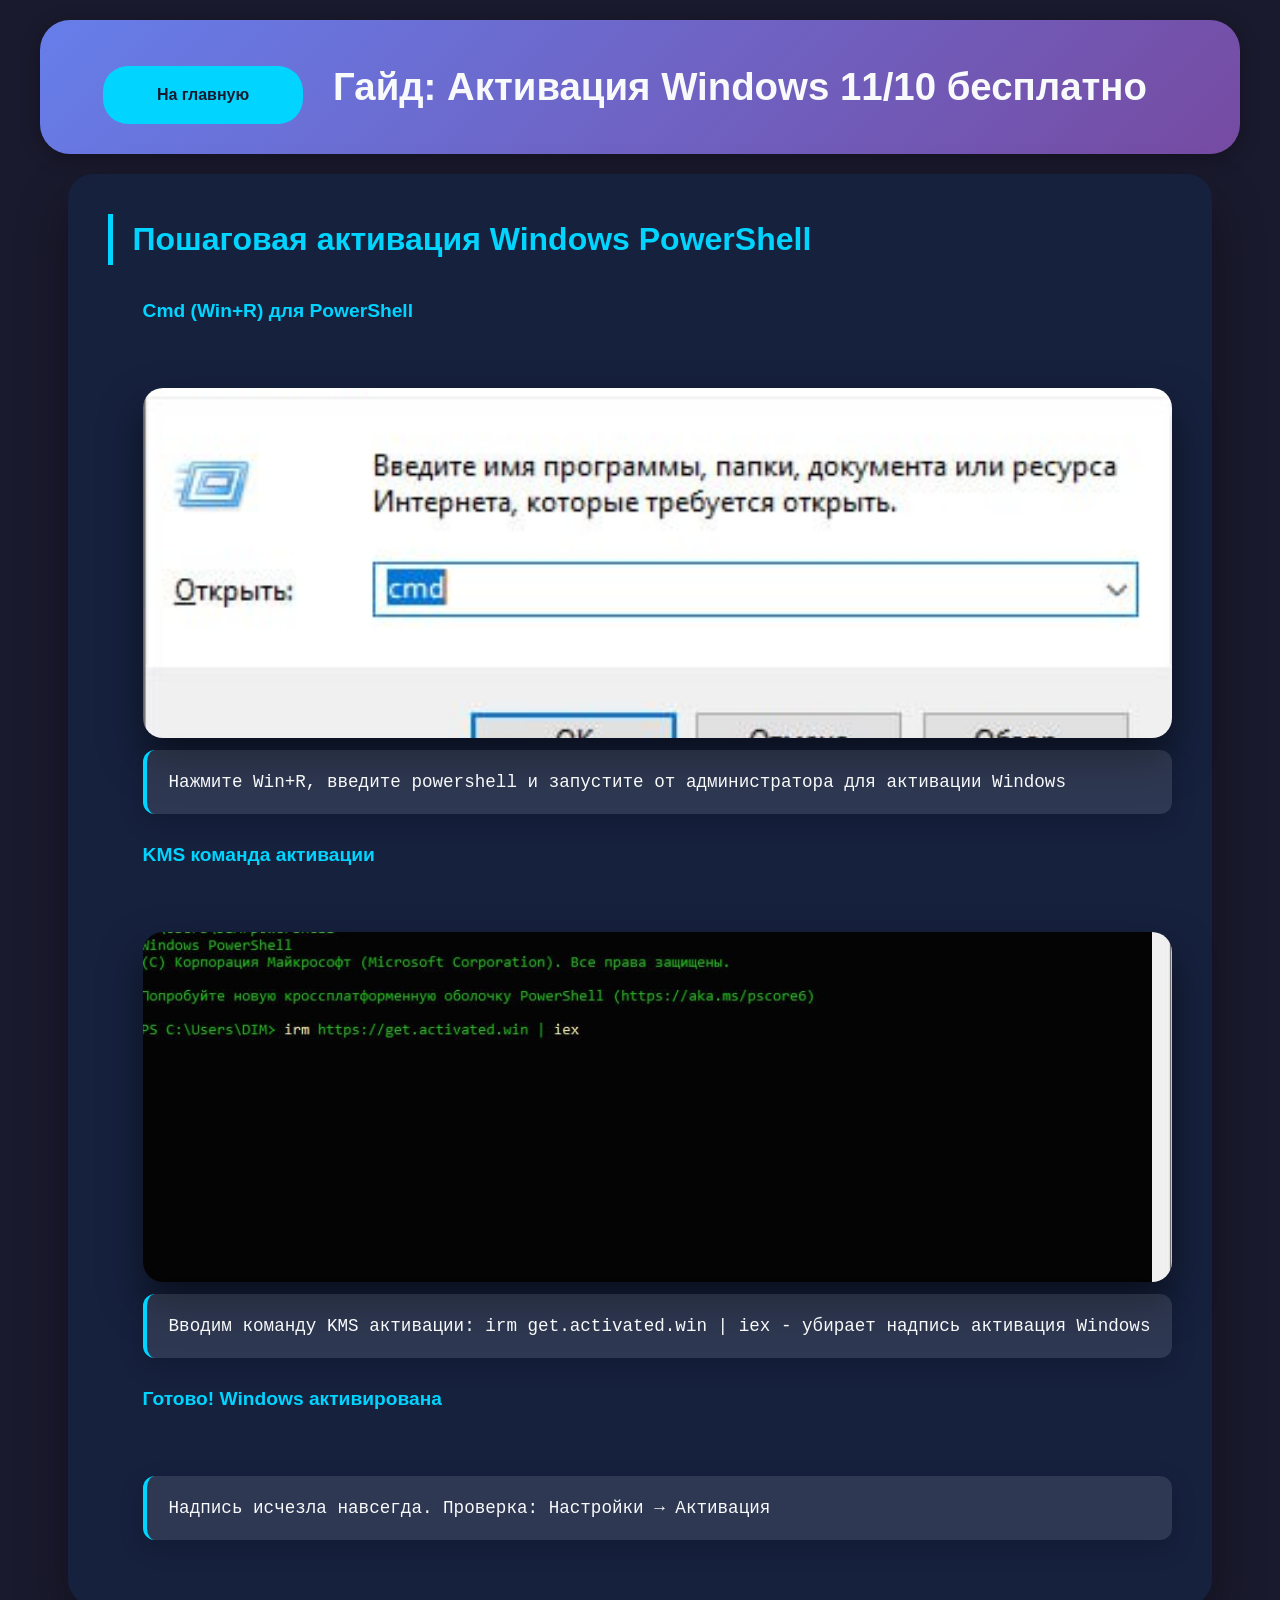
<file: aktivatia.html>
<!DOCTYPE html>
<html lang="ru">
<head>
    <meta charset="UTF-8">
    <meta name="viewport" content="width=device-width, initial-scale=1.0">
    <title>Гайд активация Windows 11/10 бесплатно 2026: PowerShell KMS команда</title>
    <meta name="description" content="Быстрая активация Windows 11/10 за 2 минуты. Команда PowerShell: irm get.activated.win | iex. Убрать надпись активация Windows навсегда.">
    <meta name="keywords" content="активация Windows 11,активация Windows 10 бесплатно,KMS активация,PowerShell активация Windows">
    <meta name="robots" content="index, follow">
    <link rel="canonical" href="/aktivatia.html">
    <link rel="stylesheet" href="/aktivatia.css">

<!-- Yandex.Metrika counter -->
<script type="text/javascript">
    (function(m,e,t,r,i,k,a){
        m[i]=m[i]||function(){(m[i].a=m[i].a||[]).push(arguments)};
        m[i].l=1*new Date();
        for (var j = 0; j < document.scripts.length; j++) {if (document.scripts[j].src === r) { return; }}
        k=e.createElement(t),a=e.getElementsByTagName(t)[0],k.async=1,k.src=r,a.parentNode.insertBefore(k,a)
    })(window, document,'script','https://mc.yandex.ru/metrika/tag.js?id=106522723', 'ym');

    ym(106522723, 'init', {ssr:true, webvisor:true, clickmap:true, ecommerce:"dataLayer", referrer: document.referrer, url: location.href, accurateTrackBounce:true, trackLinks:true});
</script>
<noscript><div><img src="https://mc.yandex.ru/watch/106522723" style="position:absolute; left:-9999px;" alt="" /></div></noscript>
<!-- /Yandex.Metrika counter -->

</head>
<body>
    <header class="header">
        <a href="index.html" class="back-btn">На главную</a>
        <h1>Гайд: Активация Windows 11/10 бесплатно</h1>
        <div></div>
    </header>

    <main class="guide-container">
        <article class="guide-content">
            <h2>Пошаговая активация Windows PowerShell</h2>
            
            <ol>
                <li><strong>Cmd (Win+R) для PowerShell</strong><br>
                    <img src="img/winr.jfif" alt="Открыть PowerShell Windows 11: Win+R команда powershell администратор" width="800" height="450" loading="lazy">
                    <span>Нажмите Win+R, введите powershell и запустите от администратора для активации Windows</span>
                </li>
                
                <li><strong>KMS команда активации</strong><br>
                    <img src="img/iex.jfif" alt="Команда активация Windows PowerShell: irm get.activated.win | iex" width="800" height="450" loading="lazy">
                    <span>Вводим команду KMS активации: irm get.activated.win | iex - убирает надпись активация Windows</span>
                </li>
                
                <li><strong>Готово! Windows активирована</strong><br>
                    <span>Надпись исчезла навсегда. Проверка: Настройки → Активация</span>
                </li>
            </ol>
        </article>
    </main>
</body>
</html>
</file>
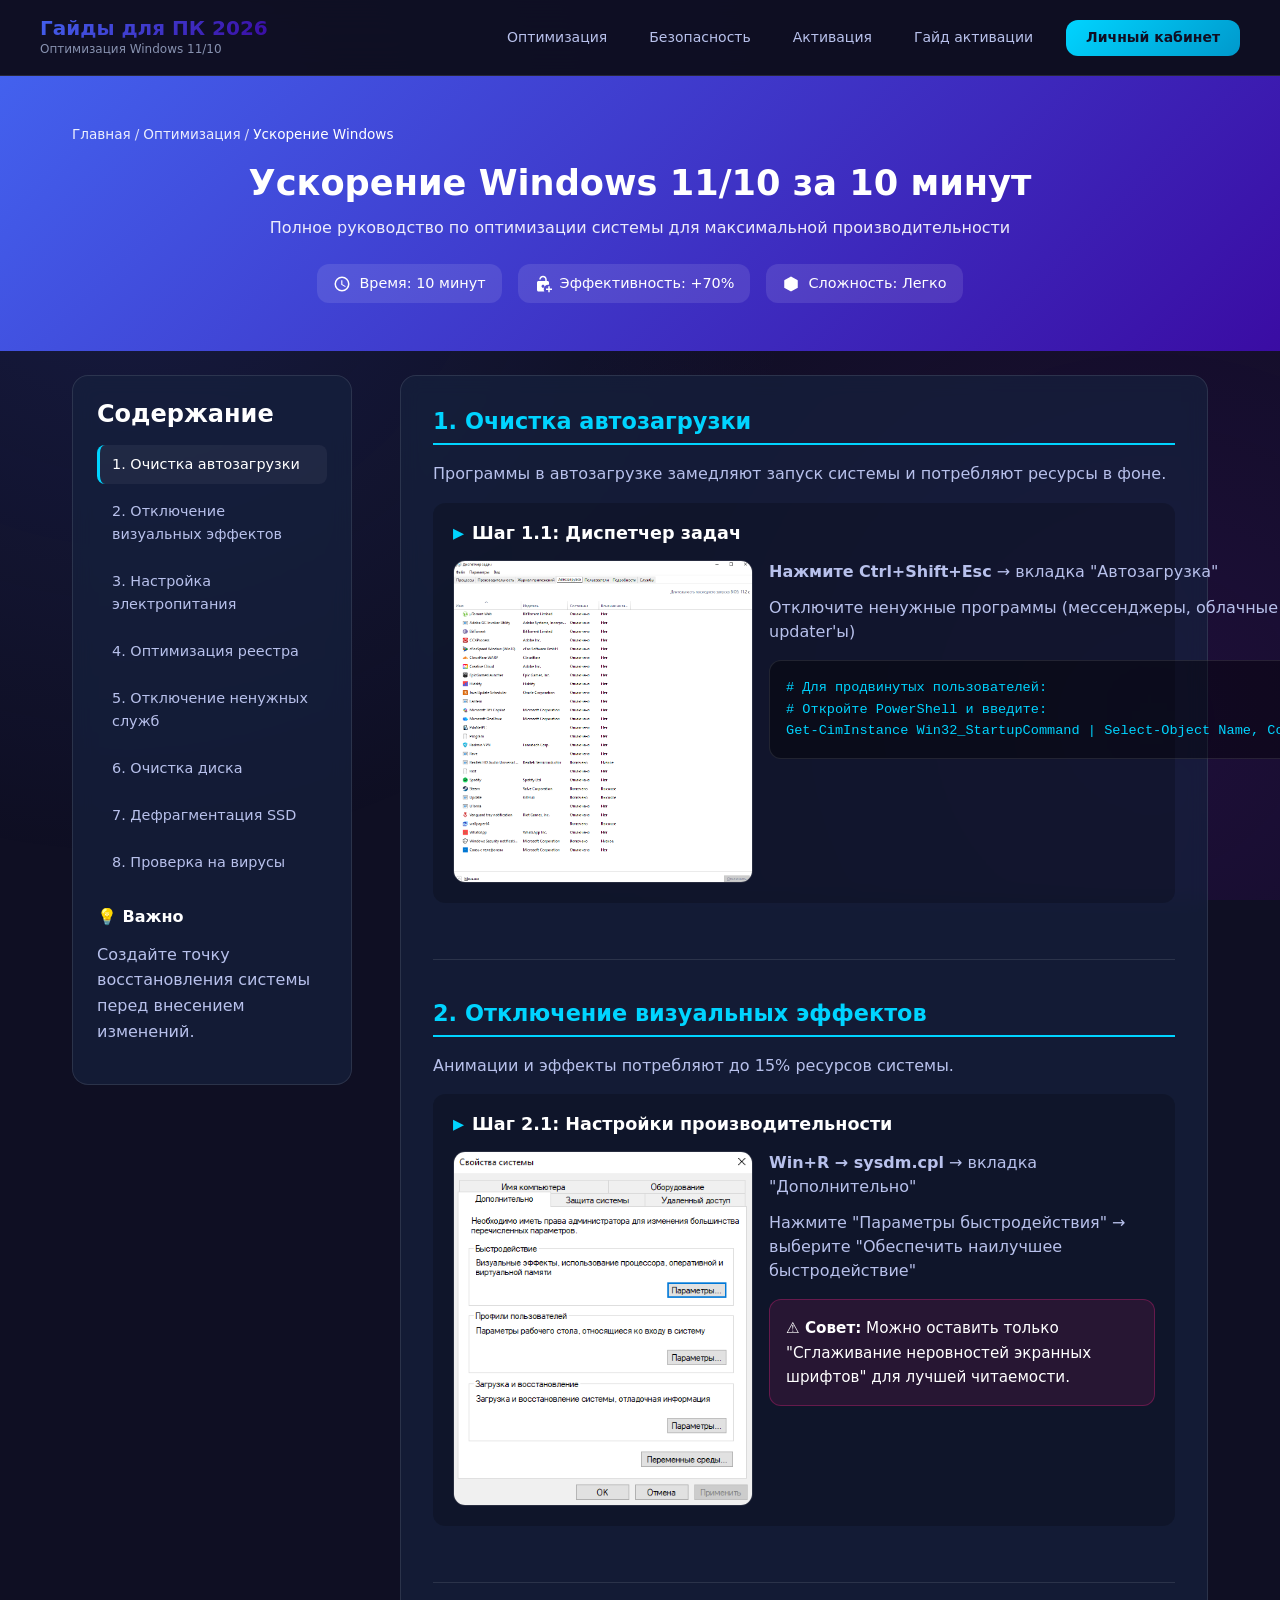
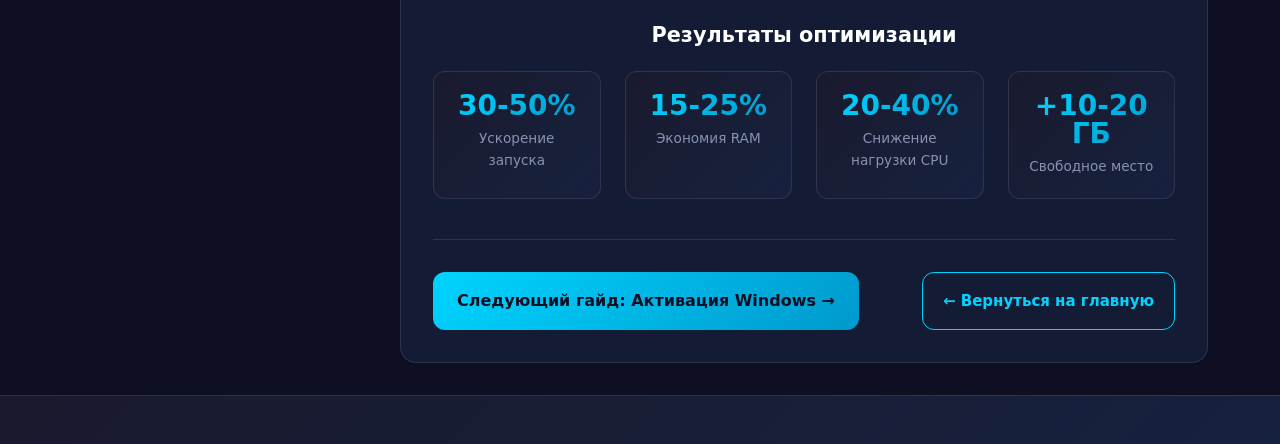
<file: guide-optimization.html>
<!DOCTYPE html>
<html lang="ru">
<head>
    <meta charset="UTF-8">
    <meta name="viewport" content="width=device-width, initial-scale=1.0">
    <title>Ускорение Windows 11/10 за 10 минут - Полный гайд 2026</title>
    <meta name="description" content="Пошаговый гайд ускорения Windows: очистка автозагрузки, отключение визуальных эффектов, оптимизация реестра, настройка служб. +70% производительности.">
    <meta name="keywords" content="лагает ПК, ускорение Windows 11, активация Windowss">
    <link rel="stylesheet" href="style.css">
    
    <!-- Yandex.Metrika counter -->
    <script type="text/javascript">
        (function(m,e,t,r,i,k,a){
            m[i]=m[i]||function(){(m[i].a=m[i].a||[]).push(arguments)};
            m[i].l=1*new Date();
            for (var j = 0; j < document.scripts.length; j++) {if (document.scripts[j].src === r) { return; }}
            k=e.createElement(t),a=e.getElementsByTagName(t)[0],k.async=1,k.src=r,a.parentNode.insertBefore(k,a)
        })(window, document,'script','https://mc.yandex.ru/metrika/tag.js','ym');
        
        ym(106522723,'init',{ssr:true,webvisor:true,clickmap:true,ecommerce:"dataLayer",referrer:document.referrer,url:location.href,accurateTrackBounce:true,trackLinks:true});
    </script>
    <noscript><div><img src="https://mc.yandex.ru/watch/106522723" style="position:absolute; left:-9999px;" alt="" /></div></noscript>
</head>
<body>
    <!-- Шапка с адаптивным меню -->
    <header class="main-header">
        <div class="header-container">
            <div class="logo">
                <a href="index.html" style="text-decoration: none; color: inherit;">
                    <h1>Гайды для ПК 2026</h1>
                    <p class="tagline">Оптимизация Windows 11/10</p>
                </a>
            </div>
            
            <!-- Кнопка гамбургер-меню для мобильных -->
            <button class="menu-toggle" aria-label="Открыть меню" aria-expanded="false">
                <span></span>
                <span></span>
                <span></span>
            </button>
            
            <nav class="main-nav" aria-label="Основная навигация">
                <ul>
                    <li><a href="index.html#optimizaciya" class="nav-link">Оптимизация</a></li>
                    <li><a href="index.html#bezopasnost" class="nav-link">Безопасность</a></li>
                    <li><a href="index.html#gaydiki" class="nav-link">Активация</a></li>
                    <li><a href="aktivatia.html" class="nav-link">Гайд активации</a></li>
                    <li><a href="log.php" class="btn-nav">Личный кабинет</a></li>
                </ul>
            </nav>
        </div>
    </header>

    <main class="guide-main">
        <!-- Hero секция гайда -->
        <section class="guide-hero">
            <div class="container">
                <div class="guide-breadcrumbs">
                    <a href="index.html">Главная</a> / <a href="index.html#optimizaciya">Оптимизация</a> / <span>Ускорение Windows</span>
                </div>
                
                <h1 class="guide-title">Ускорение Windows 11/10 за 10 минут</h1>
                <p class="guide-subtitle">Полное руководство по оптимизации системы для максимальной производительности</p>
                
                <div class="guide-meta">
                    <div class="meta-item">
                        <svg viewBox="0 0 24 24"><path d="M12,20A8,8 0 0,1 4,12A8,8 0 0,1 12,4A8,8 0 0,1 20,12A8,8 0 0,1 12,20M12,2A10,10 0 0,0 2,12A10,10 0 0,0 12,22A10,10 0 0,0 22,12A10,10 0 0,0 12,2M12.5,7V12.25L17,14.92L16.25,16.15L11,13V7H12.5Z"/></svg>
                        <span>Время: 10 минут</span>
                    </div>
                    <div class="meta-item">
                        <svg viewBox="0 0 24 24"><path d="M19,13C19.34,13 19.67,13.04 20,13.09V10C20,8.9 19.11,8 18,8H17V6C17,3.24 14.76,1 12,1C9.24,1 7,3.24 7,6H9C9,4.34 10.34,3 12,3C13.66,3 15,4.34 15,6V8H6C4.9,8 4,8.9 4,10V20C4,21.1 4.9,22 6,22H13.81C13.3,21.12 13,20.1 13,19C13,15.69 15.69,13 19,13M12,17C10.9,17 10,16.11 10,15C10,13.9 10.9,13 12,13C13.1,13 14,13.9 14,15C14,16.11 13.1,17 12,17M19,15V18H16V20H19V23H21V20H24V18H21V15H19Z"/></svg>
                        <span>Эффективность: +70%</span>
                    </div>
                    <div class="meta-item">
                        <svg viewBox="0 0 24 24"><path d="M21,16.5C21,16.88 20.79,17.21 20.47,17.38L12.57,21.82C12.41,21.94 12.21,22 12,22C11.79,22 11.59,21.94 11.43,21.82L3.53,17.38C3.21,17.21 3,16.88 3,16.5V7.5C3,7.12 3.21,6.79 3.53,6.62L11.43,2.18C11.59,2.06 11.79,2 12,2C12.21,2 12.41,2.06 12.57,2.18L20.47,6.62C20.79,6.79 21,7.12 21,7.5V16.5Z"/></svg>
                        <span>Сложность: Легко</span>
                    </div>
                </div>
            </div>
        </section>

        <div class="container">
            <!-- Мобильное оглавление (только для мобильных) -->
            <details class="mobile-toc">
                <summary>
                    <span>Содержание гайда</span>
                    <svg class="toc-icon" viewBox="0 0 24 24"><path d="M7.41,8.58L12,13.17L16.59,8.58L18,10L12,16L6,10L7.41,8.58Z"/></svg>
                </summary>
                <nav class="toc-nav">
                    <a href="#section1">1. Очистка автозагрузки</a>
                    <a href="#section2">2. Отключение визуальных эффектов</a>
                    <a href="#section3">3. Настройка электропитания</a>
                    <a href="#section4">4. Оптимизация реестра</a>
                    <a href="#section5">5. Отключение ненужных служб</a>
                    <a href="#section6">6. Очистка диска</a>
                    <a href="#section7">7. Дефрагментация SSD</a>
                    <a href="#section8">8. Проверка на вирусы</a>
                </nav>
            </details>

            <div class="guide-content">
                <!-- Десктопное оглавление (скрыто на мобильных) -->
                <div class="content-sidebar">
                    <div class="sidebar-sticky">
                        <h3 class="sidebar-title">Содержание</h3>
                        <nav class="sidebar-nav">
                            <a href="#section1" class="sidebar-link">1. Очистка автозагрузки</a>
                            <a href="#section2" class="sidebar-link">2. Отключение визуальных эффектов</a>
                            <a href="#section3" class="sidebar-link">3. Настройка электропитания</a>
                            <a href="#section4" class="sidebar-link">4. Оптимизация реестра</a>
                            <a href="#section5" class="sidebar-link">5. Отключение ненужных служб</a>
                            <a href="#section6" class="sidebar-link">6. Очистка диска</a>
                            <a href="#section7" class="sidebar-link">7. Дефрагментация SSD</a>
                            <a href="#section8" class="sidebar-link">8. Проверка на вирусы</a>
                        </nav>
                        
                        <div class="sidebar-tip">
                            <h4>💡 Важно</h4>
                            <p>Создайте точку восстановления системы перед внесением изменений.</p>
                        </div>
                    </div>
                </div>

                <!-- Основное содержание -->
                <div class="content-main">
                    <section id="section1" class="guide-section">
                        <h2>1. Очистка автозагрузки</h2>
                        <p>Программы в автозагрузке замедляют запуск системы и потребляют ресурсы в фоне.</p>
                        
                        <div class="step">
                            <h3>Шаг 1.1: Диспетчер задач</h3>
                            <div class="step-content">
                                <img src="img/autozagruzka.png" alt="Диспетчер задач Windows автозагрузка" loading="lazy">
                                <div class="step-text">
                                    <p><strong>Нажмите Ctrl+Shift+Esc</strong> → вкладка "Автозагрузка"</p>
                                    <p>Отключите ненужные программы (мессенджеры, облачные хранилища, updater'ы)</p>
                                    <div class="code-block">
                                        <code># Для продвинутых пользователей:
# Откройте PowerShell и введите:
Get-CimInstance Win32_StartupCommand | Select-Object Name, Command, Location</code>
                                    </div>
                                </div>
                            </div>
                        </div>
                    </section>

                    <section id="section2" class="guide-section">
                        <h2>2. Отключение визуальных эффектов</h2>
                        <p>Анимации и эффекты потребляют до 15% ресурсов системы.</p>
                        
                        <div class="step">
                            <h3>Шаг 2.1: Настройки производительности</h3>
                            <div class="step-content">
                                <img src="img/sysdm.png" alt="Настройка визуальных эффектов Windows" loading="lazy">
                                <div class="step-text">
                                    <p><strong>Win+R → sysdm.cpl</strong> → вкладка "Дополнительно"</p>
                                    <p>Нажмите "Параметры быстродействия" → выберите "Обеспечить наилучшее быстродействие"</p>
                                    <div class="warning">
                                        <strong>⚠️ Совет:</strong> Можно оставить только "Сглаживание неровностей экранных шрифтов" для лучшей читаемости.
                                    </div>
                                </div>
                            </div>
                        </div>
                    </section>

                    <!-- Другие секции -->

                    <div class="guide-results">
                        <h3>Результаты оптимизации</h3>
                        <div class="results-grid">
                            <div class="result-card">
                                <div class="result-value">30-50%</div>
                                <div class="result-label">Ускорение запуска</div>
                            </div>
                            <div class="result-card">
                                <div class="result-value">15-25%</div>
                                <div class="result-label">Экономия RAM</div>
                            </div>
                            <div class="result-card">
                                <div class="result-value">20-40%</div>
                                <div class="result-label">Снижение нагрузки CPU</div>
                            </div>
                            <div class="result-card">
                                <div class="result-value">+10-20 ГБ</div>
                                <div class="result-label">Свободное место</div>
                            </div>
                        </div>
                    </div>

                    <div class="guide-actions">
                        <a href="aktivatia.html" class="btn-primary btn-large">Следующий гайд: Активация Windows →</a>
                        <a href="index.html" class="btn-secondary">← Вернуться на главную</a>
                    </div>
                </div>
            </div>
        </div>
    </main>

    <footer class="main-footer">
        <!-- Футер остаётся без изменений -->
    </footer>

    <!-- Подключение скриптов -->
    <script src="js/mobile-menu.js"></script>
    <script>
        // Специфичные для гайда скрипты
        document.addEventListener('DOMContentLoaded', function() {
            // Выделение активного раздела в оглавлении при скролле
            const sections = document.querySelectorAll('.guide-section');
            const sidebarLinks = document.querySelectorAll('.sidebar-link');
            const mobileTocLinks = document.querySelectorAll('.toc-nav a');
            
            function highlightActiveSection() {
                let currentSection = '';
                const scrollPosition = window.scrollY + 100;
                
                sections.forEach(section => {
                    const sectionTop = section.offsetTop;
                    const sectionHeight = section.clientHeight;
                    
                    if (scrollPosition >= sectionTop && scrollPosition < sectionTop + sectionHeight) {
                        currentSection = section.getAttribute('id');
                    }
                });
                
                // Обновление десктопного оглавления
                sidebarLinks.forEach(link => {
                    link.classList.remove('active');
                    if (link.getAttribute('href') === `#${currentSection}`) {
                        link.classList.add('active');
                    }
                });
                
                // Обновление мобильного оглавления
                mobileTocLinks.forEach(link => {
                    link.classList.remove('active');
                    if (link.getAttribute('href') === `#${currentSection}`) {
                        link.classList.add('active');
                    }
                });
            }
            
            window.addEventListener('scroll', highlightActiveSection);
            highlightActiveSection(); // Инициализация при загрузке
            
            // Копирование кода по клику
            document.querySelectorAll('.code-block').forEach(block => {
                const copyBtn = document.createElement('button');
                copyBtn.className = 'copy-btn';
                copyBtn.innerHTML = '<svg viewBox="0 0 24 24"><path d="M19,21H8V7H19M19,5H8A2,2 0 0,0 6,7V21A2,2 0 0,0 8,23H19A2,2 0 0,0 21,21V7A2,2 0 0,0 19,5M16,1H4A2,2 0 0,0 2,3V17H4V3H16V1Z"/></svg>';
                copyBtn.setAttribute('aria-label', 'Копировать код');
                
                copyBtn.addEventListener('click', function() {
                    const code = block.querySelector('code').textContent;
                    navigator.clipboard.writeText(code).then(() => {
                        const originalHTML = this.innerHTML;
                        this.innerHTML = '<svg viewBox="0 0 24 24"><path d="M21,7L9,19L3.5,13.5L4.91,12.09L9,16.17L19.59,5.59L21,7Z"/></svg>';
                        this.style.background = 'var(--color-success)';
                        
                        setTimeout(() => {
                            this.innerHTML = originalHTML;
                            this.style.background = '';
                        }, 2000);
                    });
                });
                
                block.appendChild(copyBtn);
            });
        });
    </script>
</body>
</html>
</file>
<file: aktivatia.css>
:root {
    --primary: linear-gradient(135deg, #667eea 0%, #764ba2 100%);
    --accent: #00d4ff;
    --dark: #1a1a2e;
    --light: #16213e;
    --white: #f8f9fa;
    --shadow: 0 10px 30px rgba(0,0,0,0.3);
}

* { 
    margin: 0; 
    padding: 0; 
    box-sizing: border-box; 
}

body {
    font-family: 'Segoe UI', Tahoma, sans-serif;
    background: var(--dark);
    color: var(--white);
    line-height: 1.6;
}

.header {
    border-radius: 30px;
    background: var(--primary);
    padding: 30px 30px;
    display: flex;
    justify-content: center;
    align-items: center;
    gap: 30px;
    box-shadow: 0 4px 20px rgba(0,0,0,0.3);
    max-width: 1200px;
    margin: 20px auto;
}

.back-btn {
    display: inline-block;
    padding: clamp(0.8rem, 2vw, 1rem) 1.5rem;
    background: var(--accent);
    color: var(--dark) !important;
    text-decoration: none;
    border-radius: 25px;
    font-weight: 600;
    transition: all 0.3s;
    margin-top: 1rem;
    min-width: 200px;
    display: flex;
    align-items: center;
    justify-content: center;
}

.back-btn:hover {
    background: var(--white);
    color: var(--dark) !important;
    transform: translateY(-2px);
    box-shadow: 0 8px 25px rgba(255,255,255,0.3);
}

h1 {
    font-size: 2.4rem;
    background: var(--white);
    -webkit-background-clip: text;
    -webkit-text-fill-color: transparent;
    background-clip: text;
    margin: 0;
    text-align: center;
    flex: none;
}


.guide-container {
    max-width: 100%;  
    padding: 0 20px;     
    display: flex;
    justify-content: center;
    align-items: center;
    gap: 40px;
    align-items: start;
}

.guide-content {
    background: var(--light);
    padding: 40px;
    border-radius: 25px;
    box-shadow: 0 25px 50px rgba(0,0,0,0.4);
}

.guide-content h2 {
    color: var(--accent);
    font-size: 2rem;
    margin-bottom: 30px;
    border-left: 5px solid var(--accent);
    padding-left: 20px;
    font-weight: 700;
}

.guide-content ol {
    padding-left: 35px;
    font-size: 1.15rem;
    line-height: 1.7;
}

.guide-content li {
    margin-bottom: 25px;
    display: flex;
    flex-direction: column;
    gap: 12px;
}

.guide-content li strong {
    font-size: 1.2rem;
    color: var(--accent);
    margin-bottom: 5px;
}

.guide-container img {
    width: 100%;
    height: 350px;
    object-fit: cover;
    border-radius: 20px;
    box-shadow: 0 20px 40px rgba(0,0,0,0.5);
    transition: all 0.3s ease;
}

.guide-container img:hover {
    transform: scale(1.02);
    box-shadow: 0 25px 50px rgba(0,0,0,0.6);
}

.guide-container span {
    background: rgba(255,255,255,0.1);
    padding: 18px 22px;
    border-radius: 12px;
    border-left: 4px solid var(--accent);
    font-size: 1.1rem;
    line-height: 1.6;
    font-family: 'Consolas', monospace;
    box-shadow: 0 8px 25px rgba(0,0,0,0.2);
}

.guide-container code {
    background: rgba(0,212,255,0.2);
    color: var(--accent);
    padding: 4px 8px;
    border-radius: 6px;
    font-size: 1rem;
}

/* МОБИЛЬНЫЙ */
@media (max-width: 900px) {
    .header {
        flex-direction: column;
        gap: 20px;
        padding: 20px 15px;
        max-width: 90%;
        margin: 15px auto;
    }
    
    h1 {
        font-size: 1.8rem;
    }
    
    .guide-container {
        max-width: 95%;
        grid-template-columns: 1fr;
        gap: 30px;
        margin: 20px auto;
        padding: 0 15px;
    }
    
    .guide-content {
        padding: 30px 25px;
    }
    
    .guide-container img {
        height: 280px;
    }
}

@media (max-width: 480px) {
    .header {
        padding: 15px 12px;
        border-radius: 20px;
    }
    
    h1 {
        font-size: 1.5rem;
    }
    
    .back-btn {
        padding: 12px 20px;
        font-size: 0.95rem;
    }
    
    .guide-content {
        padding: 25px 20px;
    }
    
    .guide-container img {
        height: 220px;
    }
    
    .guide-container span {
        padding: 15px 18px;
        font-size: 1rem;
    }
}
</file>
<file: style.css>
/* ===== VARIABLES ===== */
:root {
    /* Colors */
    --color-primary: #4361ee;
    --color-primary-dark: #3a56d4;
    --color-secondary: #7209b7;
    --color-accent: #00d4ff;
    --color-accent-dark: #0099cc;
    --color-success: #4cc9f0;
    --color-warning: #f72585;
    --color-danger: #ef233c;
    
    /* Градиенты */
    --gradient-primary: linear-gradient(135deg, #4361ee 0%, #3a0ca3 100%);
    --gradient-secondary: linear-gradient(135deg, #7209b7 0%, #f72585 100%);
    --gradient-accent: linear-gradient(135deg, #00d4ff 0%, #0099cc 100%);
    --gradient-dark: linear-gradient(135deg, #1a1a2e 0%, #16213e 100%);
    
    /* Фоны */
    --bg-dark: #0f0f23;
    --bg-card: rgba(22, 33, 62, 0.7);
    --bg-glass: rgba(255, 255, 255, 0.05);
    --bg-modal: rgba(0, 0, 0, 0.8);
    
    /* Текст */
    --text-primary: #ffffff;
    --text-secondary: #b8c1ec;
    --text-muted: #8892b0;
    
    /* Отступы */
    --container-padding: 1rem;
    --section-padding: 2rem;
    --card-padding: 1.25rem;
    
    /* Мобильные отступы */
    --mobile-padding: 1rem;
    --mobile-section-padding: 1.5rem;
    
    /* Бордеры */
    --border-color: rgba(255, 255, 255, 0.1);
    --border-radius-sm: 8px;
    --border-radius-md: 12px;
    --border-radius-lg: 16px;
    --border-radius-xl: 20px;
    
    /* Тени */
    --shadow-sm: 0 2px 8px rgba(0, 0, 0, 0.1);
    --shadow-md: 0 4px 16px rgba(0, 0, 0, 0.2);
    --shadow-lg: 0 8px 24px rgba(0, 0, 0, 0.3);
    --shadow-xl: 0 12px 32px rgba(0, 0, 0, 0.4);
    
    /* Transitions */
    --transition-fast: 150ms ease;
    --transition-normal: 300ms ease;
    --transition-slow: 500ms ease;
    
    /* Fonts */
    --font-primary: 'Segoe UI', -apple-system, BlinkMacSystemFont, system-ui, sans-serif;
    --font-mono: 'Consolas', 'Monaco', 'Courier New', monospace;
}

/* ===== RESET & BASE ===== */
*, *::before, *::after {
    margin: 0;
    padding: 0;
    box-sizing: border-box;
}

html {
    font-size: 16px;
    scroll-behavior: smooth;
    -webkit-text-size-adjust: 100%;
    -webkit-tap-highlight-color: transparent;
}

body {
    font-family: var(--font-primary);
    background: var(--bg-dark);
    color: var(--text-primary);
    line-height: 1.6;
    overflow-x: hidden;
    min-height: 100vh;
    position: relative;
    padding: 0;
}

/* Градиентный фон */
body::before {
    content: '';
    position: fixed;
    top: 0;
    left: 0;
    width: 100%;
    height: 100%;
    background: 
        radial-gradient(circle at 10% 20%, rgba(67, 97, 238, 0.15) 0%, transparent 50%),
        radial-gradient(circle at 90% 80%, rgba(114, 9, 183, 0.15) 0%, transparent 50%);
    z-index: -2;
    animation: backgroundPulse 20s ease-in-out infinite alternate;
}

@keyframes backgroundPulse {
    0% { transform: scale(1); opacity: 0.7; }
    100% { transform: scale(1.05); opacity: 1; }
}

/* ===== ТИПОГРАФИКА ===== */
h1, h2, h3, h4, h5, h6 {
    font-weight: 700;
    line-height: 1.2;
    margin-bottom: 1rem;
}

h1 {
    font-size: clamp(1.75rem, 5vw, 2.5rem);
}

h2 {
    font-size: clamp(1.5rem, 4vw, 2rem);
}

h3 {
    font-size: clamp(1.25rem, 3vw, 1.5rem);
}

p {
    margin-bottom: 1rem;
    color: var(--text-secondary);
    font-size: clamp(0.9375rem, 2vw, 1rem);
}

a {
    color: var(--color-accent);
    text-decoration: none;
    transition: color var(--transition-fast);
}

a:hover {
    color: var(--color-accent-dark);
}

/* ===== ДОСТУПНОСТЬ ===== */
.skip-link {
    position: absolute;
    top: -40px;
    left: 0;
    background: var(--color-primary);
    color: white;
    padding: 0.75rem 1rem;
    z-index: 1000;
    text-decoration: none;
    border-radius: var(--border-radius-sm);
}

.skip-link:focus {
    top: 0;
}

.sr-only {
    position: absolute;
    width: 1px;
    height: 1px;
    padding: 0;
    margin: -1px;
    overflow: hidden;
    clip: rect(0, 0, 0, 0);
    white-space: nowrap;
    border: 0;
}

/* ===== КОНТЕЙНЕР С ПАДДИНГАМИ ===== */
.container {
    width: 100%;
    max-width: 1200px;
    margin: 0 auto;
    padding: 0 var(--mobile-padding);
}

@media (min-width: 768px) {
    .container {
        padding: 0 var(--container-padding);
    }
}

/* ===== ШАПКА С АДАПТИВНЫМ МЕНЮ ===== */
.main-header {
    position: sticky;
    top: 0;
    z-index: 1000;
    background: rgba(15, 15, 35, 0.95);
    backdrop-filter: blur(20px);
    -webkit-backdrop-filter: blur(20px);
    border-bottom: 1px solid var(--border-color);
    padding: 1rem var(--mobile-padding);
    width: 100%;
}

.header-container {
    display: flex;
    justify-content: space-between;
    align-items: center;
    gap: 1rem;
    width: 100%;
    max-width: 1200px;
    margin: 0 auto;
    flex-wrap: wrap;
}

/* Логотип */
.logo {
    display: flex;
    flex-direction: column;
    gap: 0.25rem;
    flex-shrink: 1;
    min-width: 0;
}

.logo h1 {
    font-size: 1.25rem;
    margin: 0;
    background: var(--gradient-primary);
    -webkit-background-clip: text;
    -webkit-text-fill-color: transparent;
    background-clip: text;
    white-space: nowrap;
    overflow: hidden;
    text-overflow: ellipsis;
}

.tagline {
    font-size: 0.75rem;
    color: var(--text-muted);
    margin: 0;
    white-space: nowrap;
    overflow: hidden;
    text-overflow: ellipsis;
}

/* Кнопка гамбургер-меню */
.menu-toggle {
    display: flex !important;
    flex-direction: column;
    justify-content: space-between;
    width: 30px;
    height: 24px;
    background: none;
    border: none;
    cursor: pointer;
    padding: 0;
    z-index: 1001;
}

.menu-toggle span {
    display: block;
    height: 3px;
    width: 100%;
    background: var(--text-primary);
    border-radius: 3px;
    transition: var(--transition-normal);
}

/* Меню для мобильных */
.main-nav {
    display: none;
    width: 100%;
    order: 3;
    margin-top: 1rem;
    height: auto;
    overflow: visible !important;
}

.main-nav.active {
    display: block;
    animation: fadeIn 0.3s ease;
}

@keyframes fadeIn {
    from { opacity: 0; transform: translateY(-10px); }
    to { opacity: 1; transform: translateY(0); }
}

.main-nav ul {
    display: flex;
    flex-direction: column;
    align-items: stretch;
    gap: 0.5rem;
    list-style: none;
    margin: 0;
    padding: 0;
    overflow: visible !important;
}

.nav-link {
    display: flex;
    align-items: center;
    justify-content: center;
    color: var(--text-secondary);
    padding: 0.75rem 1rem;
    border-radius: var(--border-radius-md);
    transition: all var(--transition-normal);
    font-size: 0.875rem;
    text-align: center;
    border: 1px solid transparent;
    text-decoration: none;
    height: 44px;
    width: 100%;
}

.nav-link:hover,
.nav-link:focus {
    color: var(--text-primary);
    background: var(--bg-glass);
    border-color: var(--border-color);
}

.btn-nav {
    display: flex;
    align-items: center;
    justify-content: center;
    background: var(--gradient-accent);
    color: var(--bg-dark) !important;
    padding: 0.75rem 1.25rem;
    border-radius: var(--border-radius-md);
    font-weight: 600;
    font-size: 0.875rem;
    text-decoration: none;
    border: none;
    height: 44px;
    width: 100%;
    margin: 0.5rem 0 0 0;
}

.btn-nav:hover,
.btn-nav:focus {
    transform: translateY(-2px);
    box-shadow: var(--shadow-md);
    outline: none;
}

/* Десктопное меню */
@media (min-width: 768px) {
    .menu-toggle {
        display: none !important;
    }
    
    .main-nav {
        display: flex !important;
        width: auto;
        order: initial;
        margin-top: 0;
    }
    
    .main-nav ul {
        flex-direction: row;
        align-items: center;
        gap: 0.5rem;
    }
    
    .nav-link {
        width: auto;
        height: 36px;
    }
    
    .btn-nav {
        width: auto;
        height: 36px;
        margin: 0 0 0 0.5rem;
    }
}

/* ===== HERO SECTION ===== */
.hero {
    padding: var(--mobile-section-padding) var(--mobile-padding);
    position: relative;
    overflow: hidden;
    width: 100%;
}

.hero-content {
    text-align: center;
    max-width: 100%;
    margin: 0 auto;
    padding: 1rem 0;
}

.hero-title {
    margin-bottom: 1rem;
    padding: 0 0.5rem;
}

.gradient-text {
    background: var(--gradient-accent);
    -webkit-background-clip: text;
    -webkit-text-fill-color: transparent;
    background-clip: text;
    display: inline-block;
}

.hero-subtitle {
    font-size: 1rem;
    margin-bottom: 1.5rem;
    color: var(--text-secondary);
    padding: 0 0.5rem;
    line-height: 1.5;
}

.hero-stats {
    display: grid;
    grid-template-columns: repeat(3, 1fr);
    gap: 1rem;
    margin-top: 2rem;
    padding: 0 0.5rem;
}

.stat {
    display: flex;
    flex-direction: column;
    align-items: center;
    padding: 1rem 0.5rem;
    background: rgba(255, 255, 255, 0.05);
    border-radius: var(--border-radius-md);
    border: 1px solid var(--border-color);
}

.stat-number {
    font-size: 1.5rem;
    font-weight: 700;
    background: var(--gradient-primary);
    -webkit-background-clip: text;
    -webkit-text-fill-color: transparent;
    background-clip: text;
    line-height: 1;
    margin-bottom: 0.25rem;
}

.stat-label {
    color: var(--text-muted);
    font-size: 0.75rem;
    text-align: center;
}

/* ===== БЫСТРАЯ НАВИГАЦИЯ ===== */
.quick-nav {
    margin: 1.5rem var(--mobile-padding);
    padding: 0;
}

.quick-nav ul {
    display: grid;
    grid-template-columns: repeat(2, 1fr);
    gap: 0.75rem;
    list-style: none;
    margin: 0;
    padding: 0;
}

.quick-link {
    display: flex;
    flex-direction: column;
    align-items: center;
    gap: 0.75rem;
    padding: 1.25rem 0.75rem;
    background: var(--bg-card);
    border: 1px solid var(--border-color);
    border-radius: var(--border-radius-lg);
    transition: all var(--transition-normal);
    text-align: center;
    min-height: 100px;
}

.quick-link:hover,
.quick-link:focus {
    transform: translateY(-3px);
    box-shadow: var(--shadow-lg);
    border-color: var(--color-accent);
    outline: none;
}

.nav-icon {
    width: 36px;
    height: 36px;
    fill: var(--color-accent);
    flex-shrink: 0;
}

.quick-link span {
    font-size: 0.875rem;
    font-weight: 600;
    color: var(--text-primary);
}

/* ===== СЕКЦИИ ===== */
.section {
    padding: var(--mobile-section-padding) var(--mobile-padding);
    width: 100%;
    overflow: hidden;
}

.section-dark {
    background: var(--gradient-dark);
    border-radius: var(--border-radius-xl);
    margin: 1.5rem 0;
    padding: var(--mobile-section-padding) var(--mobile-padding);
}

.section-header {
    text-align: center;
    margin-bottom: 2rem;
    padding: 0 0.5rem;
}

.section-title {
    margin-bottom: 0.75rem;
    padding: 0;
}

.section-subtitle {
    font-size: 1rem;
    color: var(--text-secondary);
    line-height: 1.5;
}

/* ===== КАРТОЧКИ ГАЙДОВ ===== */
.guides-grid {
    display: grid;
    grid-template-columns: 1fr;
    gap: 1.5rem;
    margin-top: 1.5rem;
    width: 100%;
}

.guide-card {
    background: var(--bg-card);
    backdrop-filter: blur(10px);
    -webkit-backdrop-filter: blur(10px);
    border: 1px solid var(--border-color);
    border-radius: var(--border-radius-lg);
    overflow: hidden;
    transition: all var(--transition-normal);
    position: relative;
    width: 100%;
    margin: 0;
}

.guide-card:hover {
    transform: translateY(-4px);
    box-shadow: var(--shadow-xl);
    border-color: var(--color-accent);
}

/* Изображение в карточке */
.card-image {
    position: relative;
    height: 180px;
    overflow: hidden;
    width: 100%;
}

.card-image img {
    width: 100%;
    height: 100%;
    object-fit: cover;
    transition: transform var(--transition-slow);
    display: block;
}

.guide-card:hover .card-image img {
    transform: scale(1.05);
}

.card-badge {
    position: absolute;
    top: 0.75rem;
    right: 0.75rem;
    background: rgba(0, 0, 0, 0.85);
    color: var(--color-accent);
    padding: 0.375rem 0.75rem;
    border-radius: var(--border-radius-sm);
    font-size: 0.75rem;
    font-weight: 600;
    z-index: 1;
    border: 1px solid rgba(255, 255, 255, 0.1);
}

/* Контент карточки */
.card-content {
    padding: 1.25rem;
    width: 100%;
}

.card-title {
    margin-bottom: 0.75rem;
    font-size: 1.125rem;
    line-height: 1.3;
}

.card-description {
    margin-bottom: 1rem;
    color: var(--text-secondary);
    font-size: 0.9375rem;
    line-height: 1.5;
}

/* Мета-информация */
.card-meta {
    display: flex;
    flex-direction: column;
    gap: 0.5rem;
    margin-bottom: 1.25rem;
}

.meta-item {
    font-size: 0.8125rem;
    color: var(--text-muted);
    display: flex;
    align-items: center;
    gap: 0.375rem;
}

/* Кнопки в карточке */
.card-actions {
    display: flex;
    flex-direction: column;
    gap: 0.75rem;
    width: 100%;
}

/* ===== КНОПКИ ===== */
.btn-primary, .btn-secondary {
    display: inline-flex;
    align-items: center;
    justify-content: center;
    gap: 0.5rem;
    padding: 0.875rem 1.25rem;
    border-radius: var(--border-radius-md);
    font-weight: 600;
    font-size: 0.9375rem;
    border: none;
    cursor: pointer;
    transition: all var(--transition-normal);
    text-decoration: none;
    width: 100%;
    min-height: 44px;
    -webkit-tap-highlight-color: transparent;
}

.btn-primary {
    background: var(--gradient-accent);
    color: var(--bg-dark);
}

.btn-primary:hover,
.btn-primary:focus {
    transform: translateY(-2px);
    box-shadow: var(--shadow-lg);
    outline: none;
}

.btn-secondary {
    background: transparent;
    color: var(--color-accent);
    border: 1px solid var(--color-accent);
}

.btn-secondary:hover,
.btn-secondary:focus {
    background: rgba(0, 212, 255, 0.1);
    outline: none;
}

.btn-large {
    padding: 1rem 1.5rem;
    font-size: 1rem;
}

.btn-icon {
    width: 18px;
    height: 18px;
    fill: currentColor;
    flex-shrink: 0;
}

/* ===== БЛОК КОДА ===== */
.card-code {
    position: relative;
    background: rgba(0, 0, 0, 0.3);
    border-radius: var(--border-radius-md);
    padding: 1rem;
    margin: 1rem 0;
    font-family: var(--font-mono);
    width: 100%;
    overflow: hidden;
}

.code-block {
    display: block;
    color: var(--color-accent);
    font-size: 0.875rem;
    overflow-x: auto;
    -webkit-overflow-scrolling: touch;
    white-space: nowrap;
    padding-right: 3rem;
}

.code-line {
    display: block;
    padding: 0.25rem 0;
    min-height: 1.5em;
}

.copy-btn {
    position: absolute;
    top: 0.5rem;
    right: 0.5rem;
    background: rgba(255, 255, 255, 0.1);
    border: 1px solid var(--border-color);
    color: var(--text-secondary);
    cursor: pointer;
    padding: 0.5rem;
    border-radius: var(--border-radius-sm);
    transition: all var(--transition-fast);
    width: 36px;
    height: 36px;
    display: flex;
    align-items: center;
    justify-content: center;
}

.copy-btn:hover,
.copy-btn:focus {
    color: var(--color-accent);
    background: rgba(255, 255, 255, 0.15);
    outline: none;
}

.copy-btn svg {
    width: 18px;
    height: 18px;
    fill: currentColor;
}

/* ===== ФИЧЕРЕД КАРТОЧКА ===== */
.guide-featured {
    border: 2px solid var(--color-accent);
}

.featured-badge {
    position: absolute;
    top: 0.75rem;
    left: 0.75rem;
    background: var(--gradient-accent);
    color: var(--bg-dark);
    padding: 0.375rem 0.75rem;
    border-radius: var(--border-radius-md);
    font-size: 0.75rem;
    font-weight: 600;
    z-index: 1;
}

/* ===== СРАВНЕНИЕ АНТИВИРУСОВ ===== */
.guide-comparison {
    display: flex;
    flex-direction: column;
    width: 100%;
}

.comparison-header {
    padding: 1.25rem;
    border-bottom: 1px solid var(--border-color);
}

.comparison-list {
    flex: 1;
    padding: 1rem;
}

.antivirus-item {
    display: flex;
    justify-content: space-between;
    align-items: center;
    padding: 0.75rem 0;
    border-bottom: 1px solid rgba(255, 255, 255, 0.05);
}

.antivirus-item:last-child {
    border-bottom: none;
}

.av-name {
    font-weight: 500;
    font-size: 0.9375rem;
}

.av-rating {
    color: var(--color-accent);
    font-weight: 600;
    font-size: 0.9375rem;
}

/* ===== FAQ SECTION ===== */
.faq-grid {
    max-width: 100%;
    margin: 0 auto;
    width: 100%;
}

.faq-item {
    background: var(--bg-card);
    border: 1px solid var(--border-color);
    border-radius: var(--border-radius-lg);
    margin-bottom: 1rem;
    overflow: hidden;
    width: 100%;
}

.faq-question {
    padding: 1rem;
    cursor: pointer;
    display: flex;
    justify-content: space-between;
    align-items: center;
    font-weight: 600;
    font-size: 0.9375rem;
    list-style: none;
    -webkit-tap-highlight-color: transparent;
    min-height: 56px;
}

.faq-question::-webkit-details-marker {
    display: none;
}

.faq-icon {
    width: 20px;
    height: 20px;
    fill: var(--color-accent);
    transition: transform var(--transition-normal);
    flex-shrink: 0;
}

.faq-item[open] .faq-icon {
    transform: rotate(180deg);
}

.faq-answer {
    padding: 0 1rem 1rem;
    color: var(--text-secondary);
    font-size: 0.9375rem;
    line-height: 1.5;
}

/* ===== MODAL ===== */
.modal {
    position: fixed;
    top: 0;
    left: 0;
    width: 100%;
    height: 100%;
    z-index: 2000;
    display: none;
    align-items: center;
    justify-content: center;
    padding: var(--mobile-padding);
}

.modal[aria-hidden="false"] {
    display: flex;
}

.modal-overlay {
    position: absolute;
    top: 0;
    left: 0;
    width: 100%;
    height: 100%;
    background: var(--bg-modal);
    backdrop-filter: blur(5px);
    -webkit-backdrop-filter: blur(5px);
}

.modal-content {
    position: relative;
    background: var(--gradient-dark);
    border-radius: var(--border-radius-lg);
    padding: 1.5rem;
    width: 100%;
    max-width: 400px;
    max-height: 80vh;
    overflow-y: auto;
    z-index: 1;
    border: 1px solid var(--border-color);
    -webkit-overflow-scrolling: touch;
}

.modal-close {
    position: absolute;
    top: 0.75rem;
    right: 0.75rem;
    background: transparent;
    border: none;
    color: var(--text-secondary);
    cursor: pointer;
    padding: 0.5rem;
    border-radius: var(--border-radius-sm);
    width: 40px;
    height: 40px;
    display: flex;
    align-items: center;
    justify-content: center;
}

.modal-close:hover,
.modal-close:focus {
    color: var(--text-primary);
    outline: none;
}

.modal-close svg {
    width: 20px;
    height: 20px;
    fill: currentColor;
}

.modal-title {
    margin-bottom: 1rem;
    font-size: 1.25rem;
}

.modal-body {
    color: var(--text-secondary);
    font-size: 0.9375rem;
    line-height: 1.5;
}

/* ===== ФУТЕР ===== */
.main-footer {
    background: var(--gradient-dark);
    padding: var(--mobile-section-padding) var(--mobile-padding);
    margin-top: 2rem;
    border-top: 1px solid var(--border-color);
    width: 100%;
}

.footer-container {
    display: flex;
    flex-direction: column;
    gap: 2rem;
    max-width: 1200px;
    margin: 0 auto;
}

.footer-brand {
    display: flex;
    flex-direction: column;
    gap: 0.75rem;
    width: 100%;
}

.footer-title {
    font-size: 1.25rem;
    margin: 0;
}

.footer-description {
    color: var(--text-secondary);
    margin: 0;
    font-size: 0.9375rem;
    line-height: 1.5;
}

.footer-links {
    display: grid;
    grid-template-columns: 1fr;
    gap: 2rem;
    width: 100%;
}

.links-column {
    width: 100%;
}

.links-column h4 {
    font-size: 1rem;
    margin-bottom: 1rem;
    color: var(--text-primary);
}

.links-column ul {
    list-style: none;
    padding: 0;
    margin: 0;
}

.links-column li {
    margin-bottom: 0.75rem;
}

.links-column a {
    color: var(--text-secondary);
    font-size: 0.9375rem;
    transition: color var(--transition-fast);
    display: inline-block;
    padding: 0.25rem 0;
}

.links-column a:hover,
.links-column a:focus {
    color: var(--color-accent);
    outline: none;
}

.footer-bottom {
    display: flex;
    flex-direction: column;
    gap: 1.5rem;
    padding-top: 1.5rem;
    border-top: 1px solid var(--border-color);
    margin-top: 1.5rem;
    width: 100%;
}

.copyright {
    color: var(--text-muted);
    font-size: 0.8125rem;
    text-align: center;
    line-height: 1.5;
}

.footer-social {
    display: flex;
    justify-content: center;
    gap: 1rem;
    width: 100%;
}

.social-link {
    display: inline-flex;
    align-items: center;
    justify-content: center;
    width: 44px;
    height: 44px;
    background: var(--bg-glass);
    border-radius: 50%;
    color: var(--text-secondary);
    transition: all var(--transition-normal);
    -webkit-tap-highlight-color: transparent;
}

.social-link:hover,
.social-link:focus {
    color: var(--color-accent);
    background: rgba(0, 212, 255, 0.1);
    transform: translateY(-2px);
    outline: none;
}

.social-link svg {
    width: 20px;
    height: 20px;
    fill: currentColor;
}

/* ===== МЕДИА-ЗАПРОСЫ ДЛЯ ПЛАНШЕТОВ ===== */
@media (min-width: 768px) {
    :root {
        --container-padding: 2rem;
        --section-padding: 3rem;
        --card-padding: 1.5rem;
    }
    
    .main-header {
        padding: 1rem var(--container-padding);
    }
    
    .hero {
        padding: 3rem var(--container-padding);
    }
    
    .section {
        padding: var(--section-padding) var(--container-padding);
    }
    
    .section-dark {
        margin: 2rem 0;
        padding: var(--section-padding) var(--container-padding);
    }
    
    .guides-grid {
        grid-template-columns: repeat(2, 1fr);
        gap: 2rem;
    }
    
    .quick-nav ul {
        grid-template-columns: repeat(4, 1fr);
        gap: 1rem;
    }
    
    .card-actions {
        flex-direction: row;
    }
    
    .btn-primary,
    .btn-secondary {
        width: auto;
        min-width: 140px;
    }
    
    .footer-links {
        grid-template-columns: repeat(3, 1fr);
        gap: 3rem;
    }
    
    .footer-bottom {
        flex-direction: row;
        justify-content: space-between;
        align-items: center;
    }
    
    .copyright {
        text-align: left;
    }
    
    .footer-social {
        justify-content: flex-end;
    }
}

/* ===== МЕДИА-ЗАПРОСЫ ДЛЯ ДЕСКТОПОВ ===== */
@media (min-width: 1024px) {
    .container {
        max-width: 1200px;
        padding: 0 2rem;
    }
    
    .guides-grid {
        grid-template-columns: repeat(2, 1fr);
        gap: 2.5rem;
    }
    
    .card-image {
        height: 220px;
    }
    
    .hero-stats {
        max-width: 600px;
        margin: 2rem auto 0;
    }
    
    .footer-container {
        flex-direction: row;
        flex-wrap: wrap;
    }
    
    .footer-brand {
        flex: 1;
        min-width: 300px;
    }
    
    .footer-links {
        flex: 2;
        min-width: 600px;
    }
}

/* ===== МЕДИА-ЗАПРОСЫ ДЛЯ ОЧЕНЬ МАЛЕНЬКИХ ЭКРАНОВ ===== */
@media (max-width: 400px) {
    :root {
        --mobile-padding: 0.75rem;
    }
    
    .hero-title {
        font-size: 1.5rem;
    }
    
    .hero-subtitle {
        font-size: 0.9rem;
    }
    
    .quick-nav ul {
        grid-template-columns: 1fr;
        gap: 0.5rem;
    }
    
    .quick-link {
        min-height: 80px;
        padding: 1rem;
    }
    
    .stat {
        padding: 0.5rem;
    }
    
    .stat-number {
        font-size: 1.25rem;
    }
    
    .card-image {
        height: 160px;
    }
    
    .card-content {
        padding: 1rem;
    }
    
    .nav-link {
        padding: 0.5rem 0.75rem;
        font-size: 0.8rem;
    }
    
    .btn-nav {
        padding: 0.5rem 1rem;
        font-size: 0.8rem;
    }
}

/* ===== ОПТИМИЗАЦИИ ДЛЯ МОБИЛЬНЫХ УСТРОЙСТВ ===== */
@media (hover: none) and (pointer: coarse) {
    .guide-card:hover {
        transform: none;
    }
    
    .quick-link:hover {
        transform: none;
    }
    
    .nav-link:hover {
        background: transparent;
    }
    
    /* Отключаем hover эффекты на таче */
    .guide-card:hover .card-image img {
        transform: none;
    }
    
    /* Улучшаем скролл на iOS */
    html {
        -webkit-overflow-scrolling: touch;
    }
    
    /* Убираем задержку при клике на iOS */
    a, button {
        cursor: pointer;
        touch-action: manipulation;
    }
}

/* ===== REDUCED MOTION ===== */
@media (prefers-reduced-motion: reduce) {
    *,
    *::before,
    *::after {
        animation-duration: 0.01ms !important;
        animation-iteration-count: 1 !important;
        transition-duration: 0.01ms !important;
    }
    
    body::before {
        animation: none;
    }
}

/* ===== PRINT STYLES ===== */
@media print {
    .main-header,
    .quick-nav,
    .card-actions,
    .footer-social,
    .modal {
        display: none !important;
    }
    
    body {
        background: white !important;
        color: black !important;
        font-size: 12pt;
    }
    
    a {
        color: blue !important;
        text-decoration: underline !important;
    }
    
    .guide-card {
        break-inside: avoid;
        border: 1px solid #ddd !important;
        box-shadow: none !important;
        margin: 1rem 0;
    }
    
    .container {
        padding: 0 !important;
        max-width: 100% !important;
    }
}

/* ===== DARK MODE PREFERENCE ===== */
@media (prefers-color-scheme: dark) {
    :root {
        --bg-dark: #0a0a0a;
        --bg-card: rgba(30, 30, 30, 0.7);
    }
}

/* ===== HIGH CONTRAST MODE ===== */
@media (prefers-contrast: high) {
    :root {
        --color-primary: #0000ff;
        --color-accent: #00ffff;
        --text-primary: #000000;
        --text-secondary: #000000;
        --border-color: #000000;
    }
    
    body {
        background: #ffffff;
    }
    
    .guide-card {
        border: 2px solid var(--border-color);
    }
}

/* ===== IMAGE OPTIMIZATIONS ===== */
img {
    max-width: 100%;
    height: auto;
    vertical-align: middle;
    display: block;
}

/* Предотвращаем увеличение шрифта на iOS */
@media screen and (max-width: 767px) {
    input,
    textarea,
    select,
    button {
        font-size: 16px !important;
    }
}

/* Убираем синюю подсветку на iOS */
input,
textarea,
button,
select,
a {
    -webkit-tap-highlight-color: transparent;
}
/* ===== СТИЛИ ДЛЯ СТРАНИЦ ГАЙДОВ ===== */

/* Герой-секция гайда */
.guide-hero {
    background: var(--gradient-primary);
    padding: 2rem var(--mobile-padding);
    margin-bottom: 1.5rem;
    position: relative;
    overflow: hidden;
}

.guide-breadcrumbs {
    display: flex;
    align-items: center;
    flex-wrap: wrap;
    gap: 0.25rem;
    margin-bottom: 1rem;
    font-size: 0.85rem;
    color: rgba(255, 255, 255, 0.8);
}

.guide-breadcrumbs a {
    color: rgba(255, 255, 255, 0.9);
    text-decoration: none;
}

.guide-breadcrumbs span {
    color: white;
}

.guide-title {
    font-size: clamp(1.5rem, 6vw, 2.2rem);
    color: white;
    margin-bottom: 0.75rem;
    text-align: center;
}

.guide-subtitle {
    font-size: 1rem;
    color: rgba(255, 255, 255, 0.9);
    text-align: center;
    line-height: 1.5;
    margin-bottom: 1.5rem;
}

.guide-meta {
    display: flex;
    flex-wrap: wrap;
    justify-content: center;
    gap: 1rem;
    margin-top: 1.5rem;
}

.meta-item {
    display: flex;
    align-items: center;
    gap: 0.5rem;
    color: white;
    font-size: 0.9rem;
    background: rgba(255, 255, 255, 0.1);
    padding: 0.5rem 1rem;
    border-radius: var(--border-radius-md);
}

.meta-item svg {
    width: 18px;
    height: 18px;
    fill: currentColor;
}

/* Мобильное оглавление */
.mobile-toc {
    display: block;
    margin-bottom: 1.5rem;
    background: var(--bg-card);
    border: 1px solid var(--border-color);
    border-radius: var(--border-radius-md);
    overflow: hidden;
}

.mobile-toc summary {
    padding: 1rem;
    font-weight: 600;
    cursor: pointer;
    display: flex;
    justify-content: space-between;
    align-items: center;
    list-style: none;
    -webkit-tap-highlight-color: transparent;
}

.mobile-toc summary::-webkit-details-marker {
    display: none;
}

.toc-icon {
    width: 20px;
    height: 20px;
    fill: var(--color-accent);
    transition: transform 0.3s ease;
}

.mobile-toc[open] .toc-icon {
    transform: rotate(180deg);
}

.toc-nav {
    display: flex;
    flex-direction: column;
    padding: 0 1rem 1rem;
    border-top: 1px solid var(--border-color);
}

.toc-nav a {
    padding: 0.75rem 0;
    color: var(--text-secondary);
    text-decoration: none;
    border-bottom: 1px solid rgba(255, 255, 255, 0.05);
    font-size: 0.9rem;
}

.toc-nav a:last-child {
    border-bottom: none;
}

.toc-nav a:hover,
.toc-nav a.active {
    color: var(--color-accent);
}

/* Основной контент гайда */
.guide-content {
    display: flex;
    flex-direction: column;
    gap: 2rem;
}

.content-sidebar {
    display: none; /* Скрываем на мобильных */
}

.content-main {
    background: var(--bg-card);
    border: 1px solid var(--border-color);
    border-radius: var(--border-radius-lg);
    padding: 1.5rem;
    backdrop-filter: blur(10px);
    -webkit-backdrop-filter: blur(10px);
}

/* Секции гайда */
.guide-section {
    margin-bottom: 2.5rem;
    padding-bottom: 2rem;
    border-bottom: 1px solid var(--border-color);
}

.guide-section:last-child {
    border-bottom: none;
    margin-bottom: 0;
}

.guide-section h2 {
    font-size: 1.4rem;
    color: var(--color-accent);
    margin-bottom: 1rem;
    padding-bottom: 0.5rem;
    border-bottom: 2px solid var(--color-accent);
}

/* Шаги с инструкциями */
.step {
    background: rgba(0, 0, 0, 0.2);
    border-radius: var(--border-radius-md);
    padding: 1.25rem;
    margin-bottom: 1.5rem;
}

.step h3 {
    font-size: 1.1rem;
    margin-bottom: 1rem;
    color: var(--text-primary);
    display: flex;
    align-items: center;
    gap: 0.5rem;
}

.step h3::before {
    content: '▶';
    color: var(--color-accent);
    font-size: 0.9rem;
}

.step-content {
    display: flex;
    flex-direction: column;
    gap: 1rem;
}

.step-content img {
    width: 100%;
    height: auto;
    border-radius: var(--border-radius-md);
    border: 1px solid var(--border-color);
}

.step-text {
    flex: 1;
}

.step-text p {
    margin-bottom: 0.75rem;
    line-height: 1.5;
}

/* Блоки кода */
.code-block {
    position: relative;
    background: rgba(0, 0, 0, 0.4);
    border: 1px solid var(--border-color);
    border-radius: var(--border-radius-md);
    padding: 1rem;
    margin: 1rem 0;
    font-family: var(--font-mono);
    font-size: 0.85rem;
    overflow-x: auto;
}

.code-block code {
    color: var(--color-accent);
    display: block;
    white-space: pre;
}

.copy-btn {
    position: absolute;
    top: 0.5rem;
    right: 0.5rem;
    background: rgba(255, 255, 255, 0.1);
    border: 1px solid var(--border-color);
    border-radius: var(--border-radius-sm);
    color: var(--text-secondary);
    cursor: pointer;
    padding: 0.5rem;
    width: 36px;
    height: 36px;
    display: flex;
    align-items: center;
    justify-content: center;
    transition: all var(--transition-fast);
}

.copy-btn:hover {
    background: rgba(255, 255, 255, 0.15);
    color: var(--color-accent);
}

.copy-btn svg {
    width: 18px;
    height: 18px;
    fill: currentColor;
}

/* Предупреждения и советы */
.warning, .tip {
    background: rgba(247, 37, 133, 0.1);
    border: 1px solid rgba(247, 37, 133, 0.3);
    border-radius: var(--border-radius-md);
    padding: 1rem;
    margin: 1rem 0;
    font-size: 0.95rem;
}

.tip {
    background: rgba(76, 201, 240, 0.1);
    border-color: rgba(76, 201, 240, 0.3);
}

/* Результаты оптимизации */
.guide-results {
    margin: 2.5rem 0;
}

.guide-results h3 {
    text-align: center;
    margin-bottom: 1.5rem;
    font-size: 1.3rem;
}

.results-grid {
    display: grid;
    grid-template-columns: repeat(2, 1fr);
    gap: 1rem;
}

.result-card {
    background: var(--gradient-dark);
    border: 1px solid var(--border-color);
    border-radius: var(--border-radius-md);
    padding: 1.25rem;
    text-align: center;
    transition: transform var(--transition-normal);
}

.result-card:hover {
    transform: translateY(-3px);
    border-color: var(--color-accent);
}

.result-value {
    font-size: 1.75rem;
    font-weight: 700;
    background: var(--gradient-accent);
    -webkit-background-clip: text;
    -webkit-text-fill-color: transparent;
    background-clip: text;
    margin-bottom: 0.5rem;
    line-height: 1;
}

.result-label {
    font-size: 0.85rem;
    color: var(--text-muted);
}

/* Кнопки действий */
.guide-actions {
    display: flex;
    flex-direction: column;
    gap: 1rem;
    margin-top: 2.5rem;
    padding-top: 2rem;
    border-top: 1px solid var(--border-color);
}

.guide-actions .btn-primary,
.guide-actions .btn-secondary {
    width: 100%;
    text-align: center;
}

/* ===== ДЕСКТОПНАЯ ВЕРСИЯ ===== */
@media (min-width: 1024px) {
    .guide-hero {
        padding: 3rem 2rem;
    }
    
    .mobile-toc {
        display: none; /* Скрываем мобильное оглавление */
    }
    
    .guide-content {
        flex-direction: row;
        gap: 3rem;
    }
    
    .content-sidebar {
        display: block;
        flex: 0 0 280px;
    }
    
    .sidebar-sticky {
        position: sticky;
        top: 100px;
        background: var(--bg-card);
        border: 1px solid var(--border-color);
        border-radius: var(--border-radius-lg);
        padding: 1.5rem;
        backdrop-filter: blur(10px);
        -webkit-backdrop-filter: blur(10px);
    }
    
    .sidebar-nav {
        display: flex;
        flex-direction: column;
        gap: 0.5rem;
        margin-bottom: 1.5rem;
    }
    
    .sidebar-link {
        color: var(--text-secondary);
        text-decoration: none;
        padding: 0.5rem 0.75rem;
        border-radius: var(--border-radius-sm);
        font-size: 0.9rem;
        transition: all var(--transition-fast);
        border-left: 3px solid transparent;
    }
    
    .sidebar-link:hover,
    .sidebar-link.active {
        color: var(--text-primary);
        background: rgba(255, 255, 255, 0.05);
        border-left-color: var(--color-accent);
    }
    
    .content-main {
        flex: 1;
        padding: 2rem;
    }
    
    .step-content {
        flex-direction: row;
        align-items: flex-start;
    }
    
    .step-content img {
        flex: 0 0 300px;
        max-width: 300px;
    }
    
    .results-grid {
        grid-template-columns: repeat(4, 1fr);
        gap: 1.5rem;
    }
    
    .guide-actions {
        flex-direction: row;
        justify-content: space-between;
    }
    
    .guide-actions .btn-primary,
    .guide-actions .btn-secondary {
        width: auto;
        min-width: 200px;
    }
}

/* ===== ПЛАНШЕТНАЯ ВЕРСИЯ ===== */
@media (min-width: 768px) and (max-width: 1023px) {
    .guide-content {
        flex-direction: column;
    }
    
    .content-sidebar {
        display: none;
    }
    
    .step-content {
        flex-direction: row;
        align-items: flex-start;
    }
    
    .step-content img {
        flex: 0 0 250px;
        max-width: 250px;
    }
    
    .results-grid {
        grid-template-columns: repeat(2, 1fr);
        gap: 1.5rem;
    }
}

/* ===== ОЧЕНЬ МАЛЕНЬКИЕ ЭКРАНЫ ===== */
@media (max-width: 360px) {
    .guide-hero {
        padding: 1.5rem var(--mobile-padding);
    }
    
    .guide-meta {
        flex-direction: column;
        align-items: stretch;
    }
    
    .meta-item {
        justify-content: center;
    }
    
    .results-grid {
        grid-template-columns: 1fr;
    }
    
    .step {
        padding: 1rem;
    }
    
    .content-main {
        padding: 1.25rem;
    }
}
</file>
